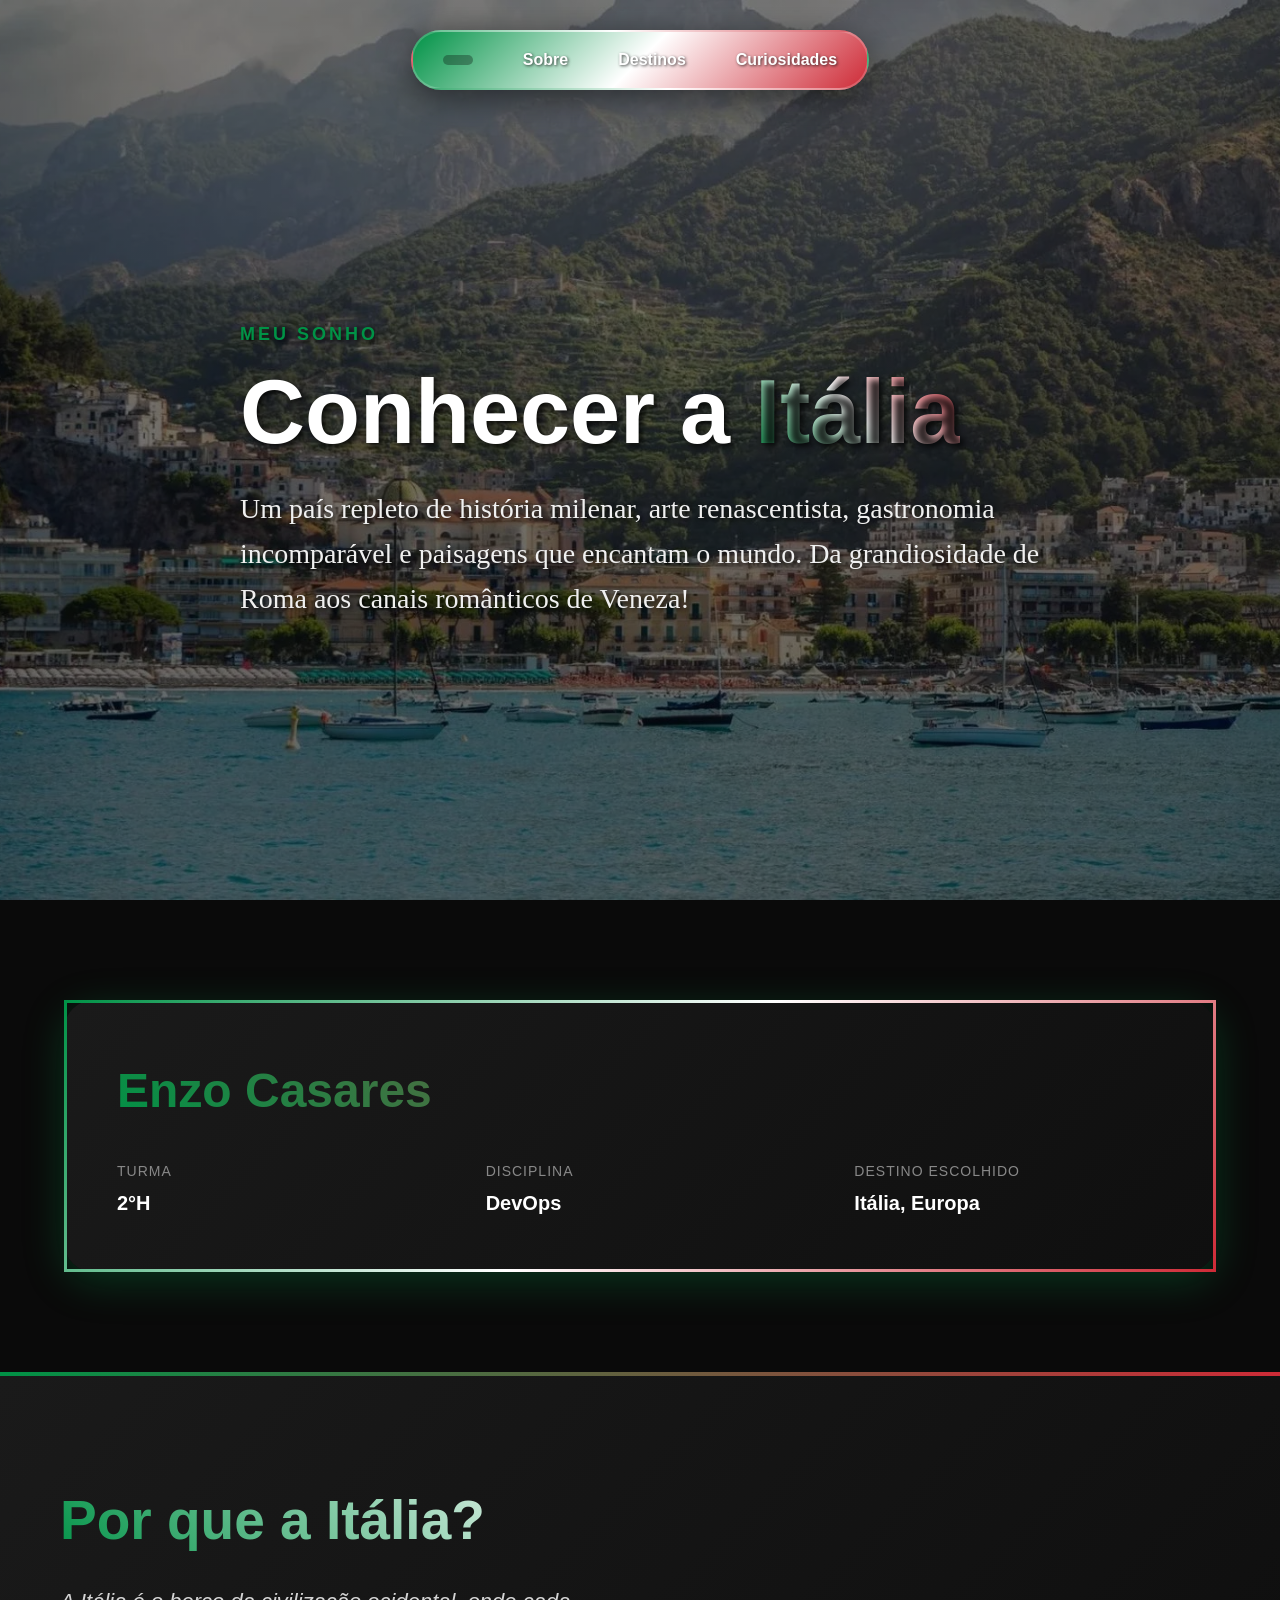
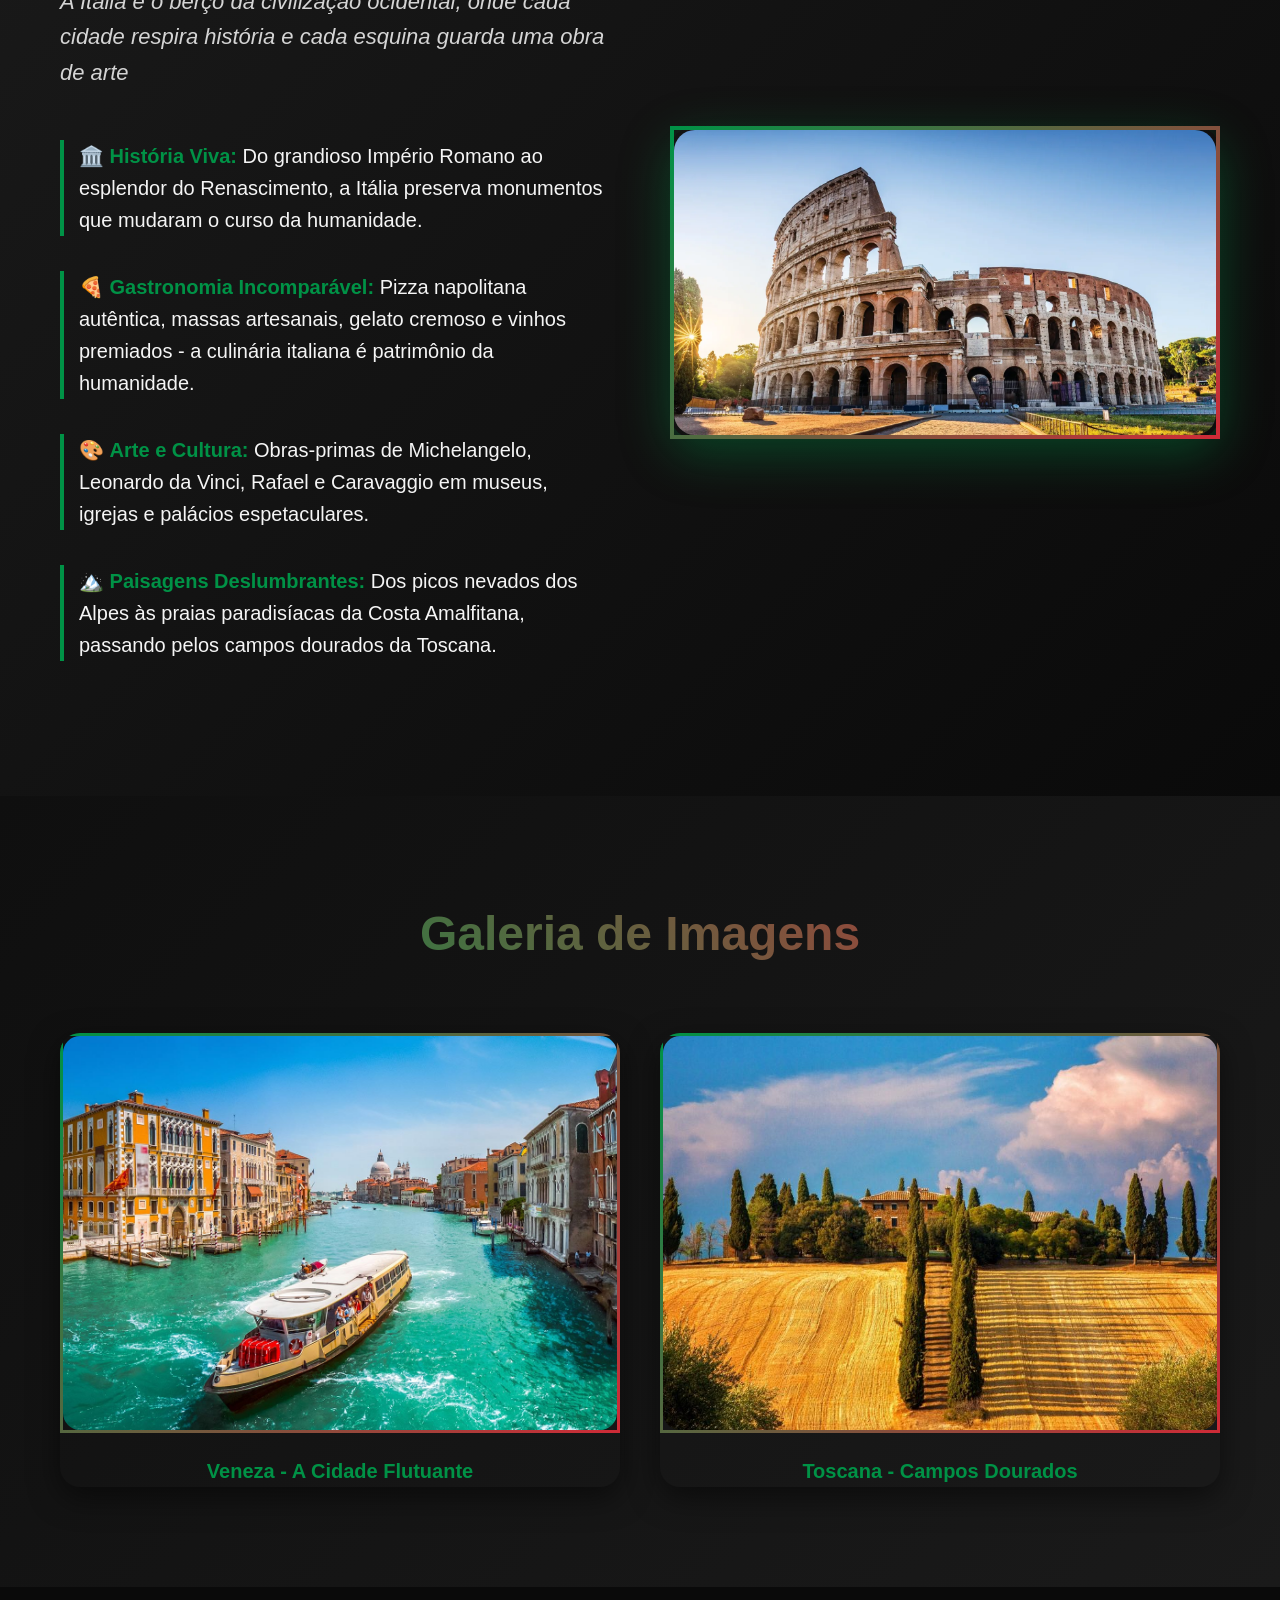
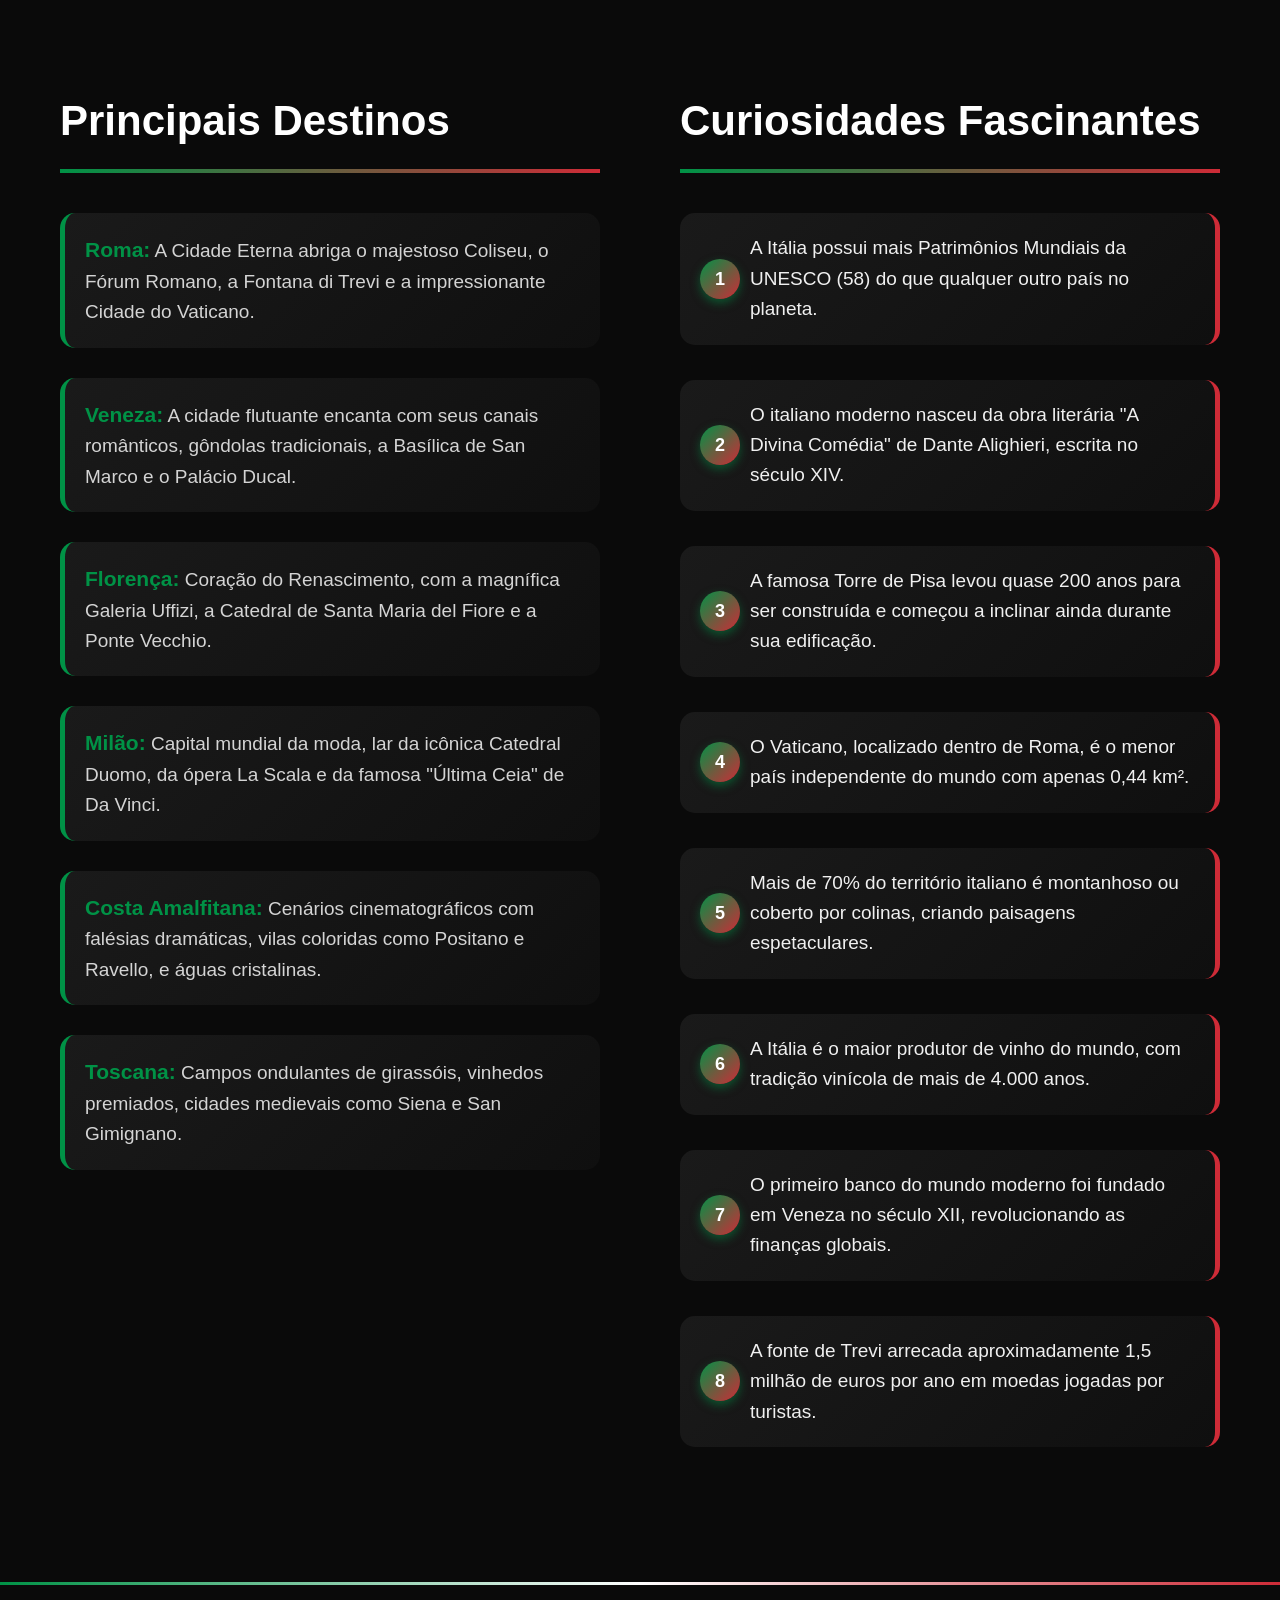
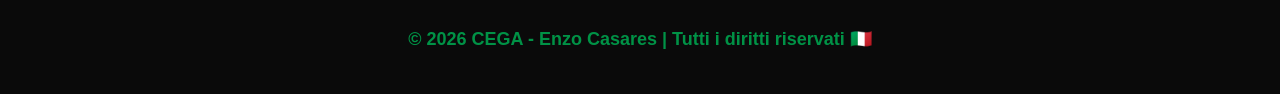
<file: EnzoCasares/index.html>
<!DOCTYPE html>
<html lang="pt-BR">
<head>
    <meta charset="UTF-8">
    <meta name="viewport" content="width=device-width, initial-scale=1.0">
    <link rel="stylesheet" href="assets/css/style.css">
    <title>Itália - Meu Destino dos Sonhos</title>
</head>
<body>
    <header>
        <nav class="header">
            <div class="navbar-header">
                <ul>
                    <li id="cega">
                        <a href="../index.html">
                            <div class="logo-text"><a href=""></a></div>
                        </a>
                    </li>
                    <li><a href="#sobre">Sobre</a></li>
                    <li><a href="#destinos">Destinos</a></li>
                    <li><a href="#curiosidades">Curiosidades</a></li>
                </ul>
            </div>
        </nav>

        <div id="titulo-subtitulo">
            <p id="meu-sonho">MEU SONHO</p>
            <h1>Conhecer a <span id="span">Itália</span></h1>
            <p>Um país repleto de história milenar, arte renascentista, gastronomia incomparável e paisagens que encantam o mundo. Da grandiosidade de Roma aos canais românticos de Veneza!</p>
        </div>
    </header>

    <main>
        <section id="aluno">
            <h2>Enzo Casares</h2>
            <div id="info-juntas">
                <div id="turma">
                    <p class="label">Turma</p>
                    <p>2°H</p>
                </div>
                <div id="turma">
                    <p class="label">Disciplina</p>
                    <p>DevOps</p>
                </div>
                <div id="turma">
                    <p class="label">Destino escolhido</p>
                    <p>Itália, Europa</p>
                </div>
            </div>
        </section>

        <section id="lugar">
            <div id="part-text">
                <h2>Por que a Itália?</h2>
                <p class="sub">A Itália é o berço da civilização ocidental, onde cada cidade respira história e cada esquina guarda uma obra de arte</p>
                
                <div id="lista-p">
                    <p>🏛️ <strong>História Viva:</strong> Do grandioso Império Romano ao esplendor do Renascimento, a Itália preserva monumentos que mudaram o curso da humanidade.</p>
                    <p>🍕 <strong>Gastronomia Incomparável:</strong> Pizza napolitana autêntica, massas artesanais, gelato cremoso e vinhos premiados - a culinária italiana é patrimônio da humanidade.</p>
                    <p>🎨 <strong>Arte e Cultura:</strong> Obras-primas de Michelangelo, Leonardo da Vinci, Rafael e Caravaggio em museus, igrejas e palácios espetaculares.</p>
                    <p>🏔️ <strong>Paisagens Deslumbrantes:</strong> Dos picos nevados dos Alpes às praias paradisíacas da Costa Amalfitana, passando pelos campos dourados da Toscana.</p>
                </div>
            </div>

            <div id="imagem">
                <img src="assets/img/coliseu.jpg" alt="Coliseu de Roma ao entardecer">
            </div>
        </section>

 
        <section id="galeria">
            <h2>Galeria de Imagens</h2>
            <div class="galeria-grid">
                <div class="galeria-item">
                    <img src="assets/img/veneza.jpg" alt="Canais de Veneza">
                    <p>Veneza - A Cidade Flutuante</p>
                </div>
                <div class="galeria-item">
                    <img src="assets/img/toscana.jpg" alt="Campos da Toscana">
                    <p>Toscana - Campos Dourados</p>
                </div>
            </div>
        </section>

        <section id="curiosidades">
            <div id="lado-esquerdo">
                <h2>Principais Destinos</h2>
                <ul>
                    <li><strong>Roma:</strong> A Cidade Eterna abriga o majestoso Coliseu, o Fórum Romano, a Fontana di Trevi e a impressionante Cidade do Vaticano.</li>
                    <li><strong>Veneza:</strong> A cidade flutuante encanta com seus canais românticos, gôndolas tradicionais, a Basílica de San Marco e o Palácio Ducal.</li>
                    <li><strong>Florença:</strong> Coração do Renascimento, com a magnífica Galeria Uffizi, a Catedral de Santa Maria del Fiore e a Ponte Vecchio.</li>
                    <li><strong>Milão:</strong> Capital mundial da moda, lar da icônica Catedral Duomo, da ópera La Scala e da famosa "Última Ceia" de Da Vinci.</li>
                    <li><strong>Costa Amalfitana:</strong> Cenários cinematográficos com falésias dramáticas, vilas coloridas como Positano e Ravello, e águas cristalinas.</li>
                    <li><strong>Toscana:</strong> Campos ondulantes de girassóis, vinhedos premiados, cidades medievais como Siena e San Gimignano.</li>
                </ul>
            </div>

            <div id="lado-direito">
                <h2>Curiosidades Fascinantes</h2>
                <ol>
                    <li>A Itália possui mais Patrimônios Mundiais da UNESCO (58) do que qualquer outro país no planeta.</li>
                    <li>O italiano moderno nasceu da obra literária "A Divina Comédia" de Dante Alighieri, escrita no século XIV.</li>
                    <li>A famosa Torre de Pisa levou quase 200 anos para ser construída e começou a inclinar ainda durante sua edificação.</li>
                    <li>O Vaticano, localizado dentro de Roma, é o menor país independente do mundo com apenas 0,44 km².</li>
                    <li>Mais de 70% do território italiano é montanhoso ou coberto por colinas, criando paisagens espetaculares.</li>
                    <li>A Itália é o maior produtor de vinho do mundo, com tradição vinícola de mais de 4.000 anos.</li>
                    <li>O primeiro banco do mundo moderno foi fundado em Veneza no século XII, revolucionando as finanças globais.</li>
                    <li>A fonte de Trevi arrecada aproximadamente 1,5 milhão de euros por ano em moedas jogadas por turistas.</li>
                </ol>
            </div>
        </section>
    </main>

    <footer>
        <p>&copy; 2026 CEGA - Enzo Casares | Tutti i diritti riservati 🇮🇹</p>
    </footer>
</body>
</html>
</file>
<file: EnzoCasares/assets/css/style.css>
/* Reset e Configurações Gerais */
* {
    margin: 0;
    padding: 0;
    box-sizing: border-box;
}

html {
    scroll-behavior: smooth;
}

body {
    background-color: #0a0a0a;
    font-family: 'Segoe UI', Tahoma, Geneva, Verdana, sans-serif;
    line-height: 1.6;
    color: #fff;
}

/* Header */
header {
    background: linear-gradient(rgba(0, 0, 0, 0.5), rgba(0, 0, 0, 0.6)),
                url("../img/italia-hero.jpg");
    background-size: cover;
    background-position: center;
    background-repeat: no-repeat;
    background-attachment: fixed;
    color: white;
    padding: 30px 60px 120px;
    min-height: 100vh;
    display: flex;
    flex-direction: column;
}

/* Navbar */
.header {
    background: linear-gradient(135deg, #009246 0%, #FFFFFF 50%, #CE2B37 100%);
    border: 2px solid rgba(255, 255, 255, 0.2);
    border-radius: 50px;
    max-width: 700px;
    margin: 0 auto 80px;
    padding: 15px 30px;
    backdrop-filter: blur(10px);
    box-shadow: 0 8px 32px rgba(0, 0, 0, 0.5);
}

.navbar-header ul {
    display: flex;
    align-items: center;
    justify-content: space-around;
    list-style-type: none;
    gap: 50px;
}

#cega a {
    text-decoration: none;
}

.logo-text {
    font-size: 28px;
    font-weight: 900;
    color: #ffffff;
    text-shadow: 2px 2px 4px rgba(0, 0, 0, 0.8);
    letter-spacing: 2px;
    padding: 5px 15px;
    background: rgba(0, 0, 0, 0.3);
    border-radius: 10px;
    transition: transform 0.3s ease;
}

.logo-text:hover {
    transform: scale(1.1);
}

.navbar-header ul li a {
    text-decoration: none;
    font-family: 'Arial', sans-serif;
    color: white;
    font-weight: 700;
    font-size: 16px;
    text-shadow: 1px 1px 3px rgba(0, 0, 0, 0.7);
    transition: all 0.3s ease;
    position: relative;
}

.navbar-header ul li a:hover {
    color: #009246;
    text-shadow: 2px 2px 5px rgba(0, 146, 70, 0.8);
}

.navbar-header ul li a::after {
    content: '';
    position: absolute;
    width: 0;
    height: 3px;
    bottom: -5px;
    left: 0;
    background: linear-gradient(90deg, #009246, #CE2B37);
    transition: width 0.3s ease;
}

.navbar-header ul li a:hover::after {
    width: 100%;
}

/* Título Principal */
#titulo-subtitulo {
    max-width: 1000px;
    margin: auto;
    margin-top: 150px;
}

#meu-sonho {
    font-family: 'Arial', sans-serif;
    color: #009246;
    font-weight: bold;
    letter-spacing: 3px;
    font-size: 18px;
    margin-bottom: 15px;
    text-shadow: 2px 2px 4px rgba(0, 0, 0, 0.8);
}

header h1 {
    font-size: clamp(50px, 8vw, 90px);
    font-weight: 900;
    margin-bottom: 25px;
    line-height: 1.1;
    text-shadow: 3px 3px 6px rgba(0, 0, 0, 0.8);
}

#span {
    background: linear-gradient(45deg, #009246, #FFFFFF, #CE2B37);
    -webkit-background-clip: text;
    -webkit-text-fill-color: transparent;
    background-clip: text;
    font-weight: 900;
}

#titulo-subtitulo > p:last-child {
    font-size: clamp(20px, 3vw, 28px);
    font-family: 'Georgia', serif;
    line-height: 1.6;
    color: #f0f0f0;
    max-width: 800px;
    text-shadow: 2px 2px 4px rgba(0, 0, 0, 0.7);
}

/* Seção Aluno */
#aluno {
    color: white;
    background: linear-gradient(135deg, #1a1a1a 0%, #0f0f0f 100%);
    border: 3px solid;
    border-image: linear-gradient(135deg, #009246, #FFFFFF, #CE2B37) 1;
    width: 90%;
    max-width: 1200px;
    margin: 100px auto;
    border-radius: 30px;
    padding: 50px;
    box-shadow: 0 10px 40px rgba(0, 146, 70, 0.3);
    transition: transform 0.3s ease, box-shadow 0.3s ease;
}

#aluno:hover {
    transform: translateY(-5px);
    box-shadow: 0 15px 50px rgba(206, 43, 55, 0.4);
}

#sobre-aluno {
    font-size: 16px;
    color: #009246;
    font-weight: bold;
    letter-spacing: 2px;
    margin-bottom: 15px;
}

#aluno h2 {
    font-size: 48px;
    margin-bottom: 30px;
    background: linear-gradient(45deg, #009246, #CE2B37);
    -webkit-background-clip: text;
    -webkit-text-fill-color: transparent;
    background-clip: text;
}

#info-juntas {
    display: flex;
    gap: 60px;
    flex-wrap: wrap;
}

#turma {
    flex: 1;
    min-width: 200px;
}

.label {
    color: #888;
    font-size: 14px;
    text-transform: uppercase;
    letter-spacing: 1px;
    margin-bottom: 5px;
}

#turma p:last-child {
    font-size: 20px;
    font-weight: 600;
    color: #fff;
}

/* Seção Por que a Itália */
#lugar {
    background: linear-gradient(135deg, #1a1a1a 0%, #0a0a0a 100%);
    display: flex;
    justify-content: space-around;
    align-items: center;
    padding: 100px 60px;
    gap: 60px;
    flex-wrap: wrap;
    border-top: 4px solid;
    border-image: linear-gradient(90deg, #009246, #CE2B37) 1;
}

#part-text {
    flex: 1;
    min-width: 500px;
    color: white;
}

#part-text h2 {
    color: white;
    font-size: clamp(40px, 5vw, 55px);
    margin-bottom: 20px;
    background: linear-gradient(45deg, #009246, #FFFFFF);
    -webkit-background-clip: text;
    -webkit-text-fill-color: transparent;
    background-clip: text;
}

.sub {
    font-size: 22px;
    color: #d4d4d4;
    font-style: italic;
    margin-bottom: 20px;
}

#lista-p {
    margin-top: 50px;
}

#lista-p p {
    font-size: 20px;
    color: #f5f5f5;
    margin-bottom: 35px;
    padding-left: 15px;
    border-left: 4px solid #009246;
    transition: all 0.3s ease;
}

#lista-p p:hover {
    transform: translateX(10px);
    border-left-color: #CE2B37;
    border-left-width: 6px;
}

#lista-p strong {
    color: #009246;
}

#imagem {
    flex: 1;
    min-width: 400px;
}

#imagem img {
    width: 100%;
    max-width: 650px;
    height: auto;
    border-radius: 25px;
    border: 4px solid;
    border-image: linear-gradient(135deg, #009246, #CE2B37) 1;
    box-shadow: 0 15px 50px rgba(0, 146, 70, 0.4);
    transition: transform 0.5s ease, box-shadow 0.5s ease;
}

#imagem img:hover {
    transform: scale(1.05) rotate(1deg);
    box-shadow: 0 20px 60px rgba(206, 43, 55, 0.6);
}

/* Seção Galeria */
#galeria {
    padding: 100px 60px;
    background: linear-gradient(135deg, #0f0f0f 0%, #1a1a1a 100%);
    text-align: center;
}

#galeria h2 {
    font-size: 48px;
    margin-bottom: 60px;
    background: linear-gradient(45deg, #009246, #CE2B37);
    -webkit-background-clip: text;
    -webkit-text-fill-color: transparent;
    background-clip: text;
}

.galeria-grid {
    display: grid;
    grid-template-columns: repeat(auto-fit, minmax(400px, 1fr));
    gap: 40px;
    max-width: 1400px;
    margin: 0 auto;
}

.galeria-item {
    position: relative;
    overflow: hidden;
    border-radius: 20px;
    box-shadow: 0 10px 30px rgba(0, 0, 0, 0.5);
    transition: transform 0.3s ease;
}

.galeria-item:hover {
    transform: translateY(-10px);
}

.galeria-item img {
    width: 100%;
    height: 400px;
    object-fit: cover;
    border-radius: 20px;
    border: 3px solid;
    border-image: linear-gradient(135deg, #009246, #CE2B37) 1;
    transition: transform 0.5s ease;
}

.galeria-item:hover img {
    transform: scale(1.1);
}

.galeria-item p {
    margin-top: 15px;
    font-size: 20px;
    font-weight: 600;
    color: #009246;
}

/* Seção Curiosidades */
#curiosidades {
    margin: 100px auto;
    max-width: 1400px;
    display: flex;
    justify-content: space-around;
    gap: 80px;
    padding: 0 60px;
    flex-wrap: wrap;
}

#lado-esquerdo, #lado-direito {
    flex: 1;
    min-width: 450px;
}

#lado-esquerdo h2, #lado-direito h2 {
    color: white;
    font-size: 42px;
    margin-bottom: 40px;
    padding-bottom: 15px;
    border-bottom: 4px solid;
    border-image: linear-gradient(90deg, #009246, #CE2B37) 1;
}

#lado-esquerdo ul {
    list-style-type: none;
    padding-left: 0;
}

#lado-esquerdo ul li {
    color: #d4d4d4;
    margin-bottom: 30px;
    font-size: 19px;
    padding: 20px;
    background: linear-gradient(135deg, #1a1a1a 0%, #0f0f0f 100%);
    border-radius: 15px;
    border-left: 5px solid #009246;
    transition: all 0.3s ease;
}

#lado-esquerdo ul li:hover {
    transform: translateX(10px);
    background: linear-gradient(135deg, #252525 0%, #1a1a1a 100%);
    box-shadow: 0 5px 20px rgba(206, 43, 55, 0.3);
    border-left-color: #CE2B37;
}

#lado-esquerdo ul li strong {
    color: #009246;
    font-size: 21px;
}

#lado-direito ol {
    counter-reset: item;
    list-style-type: none;
    padding-left: 0;
}

#lado-direito ol li {
    color: #f0f0f0;
    margin-bottom: 35px;
    font-size: 19px;
    padding: 20px 20px 20px 70px;
    background: linear-gradient(135deg, #1a1a1a 0%, #0f0f0f 100%);
    border-radius: 15px;
    position: relative;
    transition: all 0.3s ease;
    border-right: 5px solid #CE2B37;
}

#lado-direito ol li:hover {
    transform: translateX(10px);
    background: linear-gradient(135deg, #252525 0%, #1a1a1a 100%);
    box-shadow: 0 5px 20px rgba(0, 146, 70, 0.3);
    border-right-color: #009246;
}

#lado-direito ol li::before {
    content: counter(item);
    counter-increment: item;
    position: absolute;
    left: 20px;
    top: 50%;
    transform: translateY(-50%);
    background: linear-gradient(135deg, #009246, #CE2B37);
    color: white;
    width: 40px;
    height: 40px;
    border-radius: 50%;
    display: flex;
    align-items: center;
    justify-content: center;
    font-weight: bold;
    font-size: 18px;
    box-shadow: 0 4px 10px rgba(0, 146, 70, 0.5);
}

/* Footer */
footer {
    border-top: 3px solid;
    border-image: linear-gradient(90deg, #009246, #FFFFFF, #CE2B37) 1;
    color: #009246;
    font-size: 18px;
    text-align: center;
    padding: 40px 20px;
    background-color: #0a0a0a;
    margin-top: 100px;
    font-weight: 600;
}

/* Responsividade */
@media (max-width: 1024px) {
    #lugar {
        flex-direction: column;
        padding: 80px 40px;
    }

    #part-text, #imagem {
        min-width: 100%;
    }

    #curiosidades {
        flex-direction: column;
        padding: 0 40px;
    }

    #lado-esquerdo, #lado-direito {
        min-width: 100%;
    }

    .galeria-grid {
        grid-template-columns: 1fr;
    }
}

@media (max-width: 768px) {
    header {
        padding: 20px 30px 80px;
    }

    .header {
        max-width: 90%;
        padding: 10px 20px;
    }

    .navbar-header ul {
        gap: 20px;
        font-size: 14px;
    }

    .logo-text {
        font-size: 22px;
    }

    #titulo-subtitulo {
        margin-top: 80px;
    }

    #aluno {
        padding: 30px;
        margin: 60px auto;
    }

    #info-juntas {
        flex-direction: column;
        gap: 30px;
    }

    #lugar, #galeria {
        padding: 60px 20px;
    }

    #curiosidades {
        margin: 60px auto;
        padding: 0 20px;
    }

    #lado-esquerdo, #lado-direito {
        min-width: 100%;
    }
}
</file>
